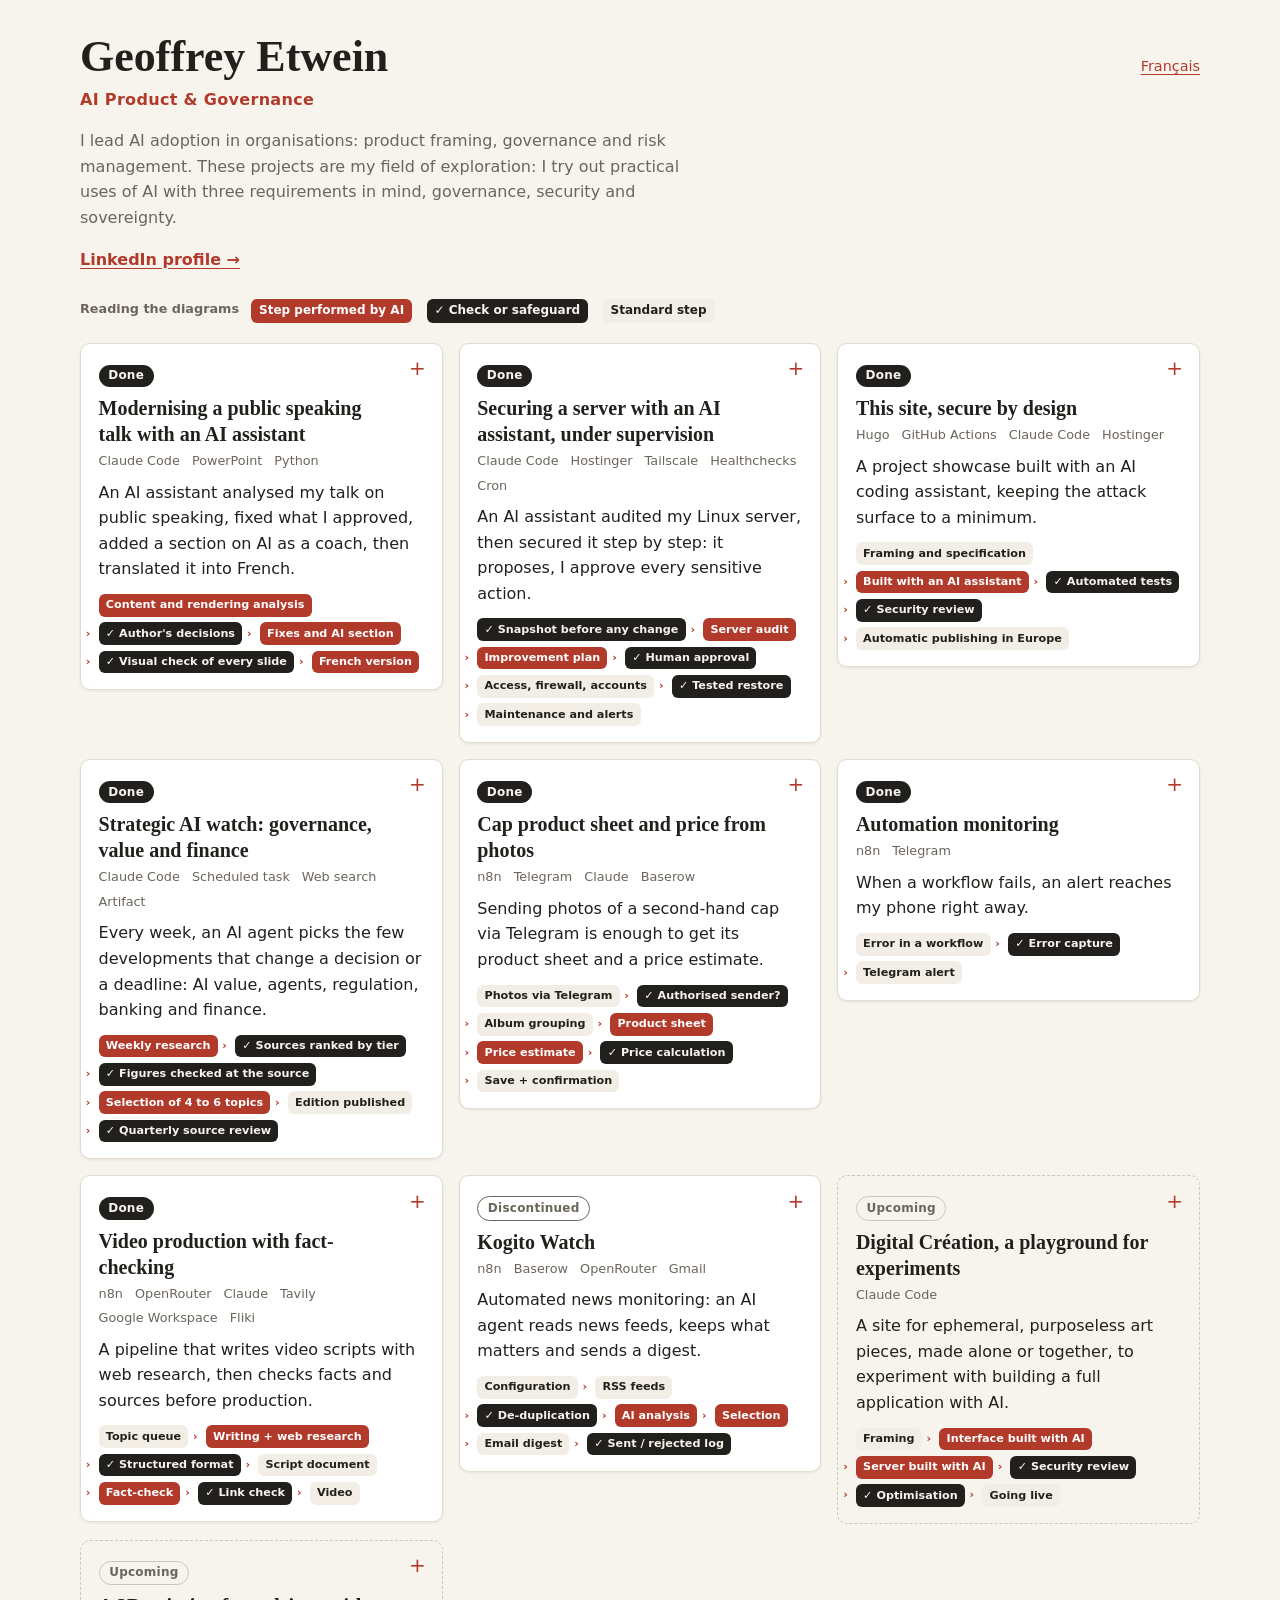
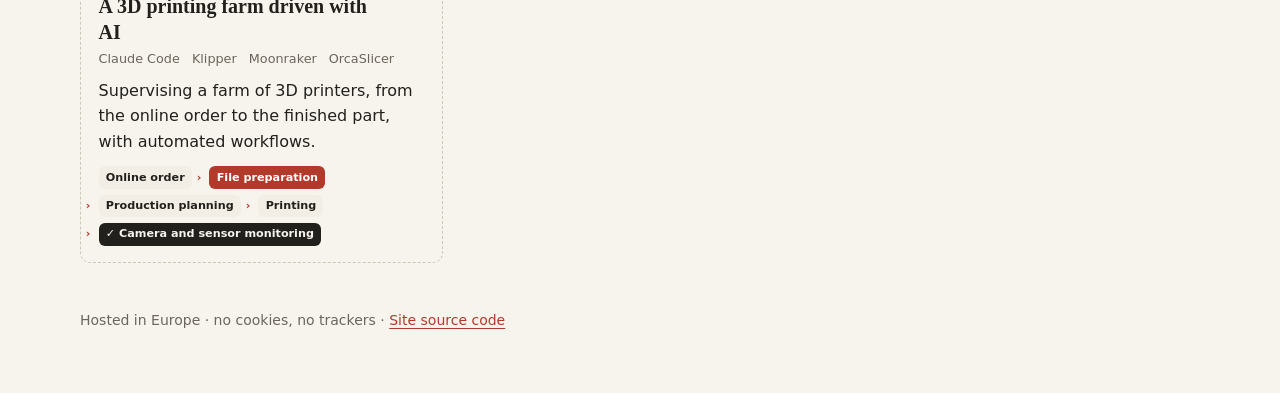
<file: en/index.html>
<!doctype html>
<html lang="en">
<head>
  <meta charset="utf-8">
  <meta name="viewport" content="width=device-width, initial-scale=1">
  <title>Geoffrey Etwein · AI Product &amp; Governance</title>
  <meta name="description" content="I lead AI adoption in organisations: product framing, governance and risk management. These projects are my field of exploration: I try out practical uses of AI with three requirements in mind, governance, security and sovereignty.">
  <meta name="referrer" content="strict-origin-when-cross-origin">
  <link rel="stylesheet" href="/css/site.css?v=9c3fc769b6">
  <link rel="alternate" hreflang="fr" href="/fr/">
  <link rel="alternate" hreflang="en" href="/en/">
	<meta name="generator" content="Hugo 0.168.0">
</head>
<body>
  <header class="entete">
  <div class="entete__haut">
    <h1>Geoffrey Etwein</h1>
    <nav class="langue">
      <a href="/fr/" hreflang="fr" lang="fr">Français</a>
    </nav>
  </div>
  <p class="entete__titre">AI Product &amp; Governance</p>
  <p class="entete__texte">I lead AI adoption in organisations: product framing, governance and risk management. These projects are my field of exploration: I try out practical uses of AI with three requirements in mind, governance, security and sovereignty.</p>
  <a class="entete__lien" href="https://www.linkedin.com/in/geoffrey-etwein/" rel="noopener noreferrer me">LinkedIn profile</a>
</header>
<main>
  <div class="legende">
  <p class="legende__titre">Reading the diagrams</p>
  <ul class="legende__liste">
    <li><span class="etape etape--ia">Step performed by AI</span></li>
    <li><span class="etape etape--controle">✓ Check or safeguard</span></li>
    <li><span class="etape etape--normal">Standard step</span></li>
  </ul>
</div>

  <section class="grille">
    <details class="tuile" data-statut="realise">
  <summary class="tuile__resume-bloc">
    <span class="badge badge--realise">Done</span>
    <h2 class="tuile__titre">Modernising a public speaking talk with an AI assistant</h2>
    <ul class="outils"><li>Claude Code</li><li>PowerPoint</li><li>Python</li></ul>
    <p class="tuile__resume">An AI assistant analysed my talk on public speaking, fixed what I approved, added a section on AI as a coach, then translated it into French.</p>
    <ol class="schema schema--compact" aria-hidden="true">
  <li class="etape etape--ia">Content and rendering analysis</li>
  <li class="etape etape--controle">✓ Author&#39;s decisions</li>
  <li class="etape etape--ia">Fixes and AI section</li>
  <li class="etape etape--controle">✓ Visual check of every slide</li>
  <li class="etape etape--ia">French version</li>
</ol>

  </summary>
  <div class="tuile__corps">
    <ol class="schema" aria-label="Project steps">
  <li class="etape etape--ia">Content and rendering analysis</li>
  <li class="etape etape--controle">✓ Author&#39;s decisions</li>
  <li class="etape etape--ia">Fixes and AI section</li>
  <li class="etape etape--controle">✓ Visual check of every slide</li>
  <li class="etape etape--ia">French version</li>
</ol>

    <section class="bloc bloc--probleme">
      <h3>Problem</h3>
      <p>I give a two-hour session on public speaking to Master&rsquo;s and PhD students in computer science. My deck dated from 2023: typos, text too small to read in the room, a scientific study quoted inaccurately, no conclusion or call to action, and nothing on what AI can bring.</p>
    </section>
    <section class="bloc bloc--solution">
      <h3>Solution</h3>
      <p>An AI coding assistant read the 26 slides, their notes and their rendering in PowerPoint, then delivered an analysis of content and form. I decided point by point: what was intentional stayed, such as two slides without a title or an example of bad style. It then applied the fixes I kept, removed the misused study and added an &ldquo;AI as your coach&rdquo; section: preparing your message, rehearsing, getting transcribed, measuring your pace and filler words, with links to tools and ready-to-use examples in the notes. The talk now ends with a summary and a call to action for the students. A full French version followed.</p>
    </section>
    <section class="bloc bloc--risques">
      <h3>Risks &amp; safeguards</h3>
      <ul>
<li><strong>Scientific error</strong> → the assistant flagged the inaccurately quoted study; it was removed from the talk, and every reference written from memory was marked &ldquo;to be checked&rdquo;.</li>
<li><strong>Losing the author&rsquo;s style</strong> → no fix applied without my decision; intentional choices were kept.</li>
<li><strong>Display defects</strong> → every slide was rendered in PowerPoint and checked visually, in English and in French.</li>
<li><strong>Overwritten original</strong> → each version was saved as a new file, leaving the original intact.</li>
<li><strong>Audience misusing AI</strong> → the AI section states its limits: never read a generated text, check the facts, prefer a local model for unpublished work.</li>
</ul>
    </section>
    <section class="bloc bloc--resultat">
      <h3>Outcome</h3>
      <p>A 31-slide talk, in English and French, easier to read, with no known errors, that shows students how to use AI to rehearse without handing it the microphone.</p>
    </section>
  </div>
</details>

    <details class="tuile" data-statut="realise">
  <summary class="tuile__resume-bloc">
    <span class="badge badge--realise">Done</span>
    <h2 class="tuile__titre">Securing a server with an AI assistant, under supervision</h2>
    <ul class="outils"><li>Claude Code</li><li>Hostinger</li><li>Tailscale</li><li>Healthchecks</li><li>Cron</li></ul>
    <p class="tuile__resume">An AI assistant audited my Linux server, then secured it step by step: it proposes, I approve every sensitive action.</p>
    <ol class="schema schema--compact" aria-hidden="true">
  <li class="etape etape--controle">✓ Snapshot before any change</li>
  <li class="etape etape--ia">Server audit</li>
  <li class="etape etape--ia">Improvement plan</li>
  <li class="etape etape--controle">✓ Human approval</li>
  <li class="etape etape--normal">Access, firewall, accounts</li>
  <li class="etape etape--controle">✓ Tested restore</li>
  <li class="etape etape--normal">Maintenance and alerts</li>
</ol>

  </summary>
  <div class="tuile__corps">
    <ol class="schema" aria-label="Project steps">
  <li class="etape etape--controle">✓ Snapshot before any change</li>
  <li class="etape etape--ia">Server audit</li>
  <li class="etape etape--ia">Improvement plan</li>
  <li class="etape etape--controle">✓ Human approval</li>
  <li class="etape etape--normal">Access, firewall, accounts</li>
  <li class="etape etape--controle">✓ Tested restore</li>
  <li class="etape etape--normal">Maintenance and alerts</li>
</ol>

    <section class="bloc bloc--probleme">
      <h3>Problem</h3>
      <p>My server hosts my automations (n8n, Baserow), but I have little experience with Linux administration and security best practices. The audit confirmed it: admin access open to the whole Internet, password logins accepted, an inactive firewall, two administrator accounts and 62 pending updates.</p>
    </section>
    <section class="bloc bloc--solution">
      <h3>Solution</h3>
      <p>An AI coding assistant took over the server under my supervision. It first ran a read-only audit, then proposed an improvement plan, applied step by step after my approval:</p>
<ul>
<li>admin access only through a private network, with a key and no password; repeated attempts are blocked automatically;</li>
<li>an active firewall: only web traffic and the private network get through;</li>
<li>a single administrator account, with the original account disabled;</li>
<li>off-site backups checked every week, and a restore actually tested;</li>
<li>updates installed automatically every 15 days, with an alert if a task fails or does not run.</li>
</ul>
    </section>
    <section class="bloc bloc--risques">
      <h3>Risks &amp; safeguards</h3>
      <ul>
<li><strong>Destructive AI action</strong> → the AI proposes and I approve every critical step; a full server snapshot is taken before any change.</li>
<li><strong>Losing access to the server</strong> → every new access path is tested before the old one is closed; emergency access remains possible through the host&rsquo;s console.</li>
<li><strong>Secret leakage</strong> → no password or key is ever given to the AI: I type them myself in the terminal.</li>
<li><strong>Service outage</strong> → scripts stop at the slightest doubt, without changing anything; n8n and Baserow are checked after every step.</li>
<li><strong>False sense of security</strong> → a backup only counts as reliable after a real restore; an alert fires if an automated task fails or goes silent.</li>
</ul>
    </section>
    <section class="bloc bloc--resultat">
      <h3>Outcome</h3>
      <p>In a single session, the server went from exposed to hardened, with no noticeable service interruption. It now keeps itself up to date, and I am warned if something goes wrong.</p>
    </section>
    <section class="bloc bloc--lecons">
      <h3>Lessons learned</h3>
      <p>AI can make up for missing technical skills, as long as I keep the decision. By approving each step, I also understood what was being done, and why.</p>
    </section>
  </div>
</details>

    <details class="tuile" data-statut="realise">
  <summary class="tuile__resume-bloc">
    <span class="badge badge--realise">Done</span>
    <h2 class="tuile__titre">This site, secure by design</h2>
    <ul class="outils"><li>Hugo</li><li>GitHub Actions</li><li>Claude Code</li><li>Hostinger</li></ul>
    <p class="tuile__resume">A project showcase built with an AI coding assistant, keeping the attack surface to a minimum.</p>
    <ol class="schema schema--compact" aria-hidden="true">
  <li class="etape etape--normal">Framing and specification</li>
  <li class="etape etape--ia">Built with an AI assistant</li>
  <li class="etape etape--controle">✓ Automated tests</li>
  <li class="etape etape--controle">✓ Security review</li>
  <li class="etape etape--normal">Automatic publishing in Europe</li>
</ol>

  </summary>
  <div class="tuile__corps">
    <ol class="schema" aria-label="Project steps">
  <li class="etape etape--normal">Framing and specification</li>
  <li class="etape etape--ia">Built with an AI assistant</li>
  <li class="etape etape--controle">✓ Automated tests</li>
  <li class="etape etape--controle">✓ Security review</li>
  <li class="etape etape--normal">Automatic publishing in Europe</li>
</ol>

    <section class="bloc bloc--probleme">
      <h3>Problem</h3>
      <p>Showing my projects to recruiters without the showcase itself becoming a risk, at a time when AI-related and software supply-chain breaches are multiplying.</p>
    </section>
    <section class="bloc bloc--solution">
      <h3>Solution</h3>
      <p>A bilingual static site generated by Hugo: each project is a plain text file, checked automatically before publishing. The site is designed and built with an AI coding assistant, framed by a specification, tests and a security review. Publishing is automatic: every change is tested, then put online with no manual step.</p>
    </section>
    <section class="bloc bloc--risques">
      <h3>Risks &amp; safeguards</h3>
      <ul>
<li><strong>Software supply chain</strong> → a single build tool with no npm dependencies; pinned versions verified by checksum.</li>
<li><strong>Code injection (XSS)</strong> → no JavaScript, and a security policy (CSP) that forbids any script.</li>
<li><strong>Data exposure</strong> → no forms, cookies or trackers; no internal data published, backed by an automated check.</li>
<li><strong>AI-written code</strong> → every step is tested before it is accepted, then the whole is reviewed.</li>
<li><strong>Publishing a broken version</strong> → publishing only happens when every test passes; otherwise the previous version stays online. The host reads the published site, with no write access to the code.</li>
</ul>
    </section>
    <section class="bloc bloc--resultat">
      <h3>Outcome</h3>
      <p>Site live, rated A+ by securityheaders.com and Mozilla Observatory. Adding a project means adding a text file: it is online one or two minutes later.</p>
    </section>
  </div>
</details>

    <details class="tuile" data-statut="realise">
  <summary class="tuile__resume-bloc">
    <span class="badge badge--realise">Done</span>
    <h2 class="tuile__titre">Strategic AI watch: governance, value and finance</h2>
    <ul class="outils"><li>Claude Code</li><li>Scheduled task</li><li>Web search</li><li>Artifact</li></ul>
    <p class="tuile__resume">Every week, an AI agent picks the few developments that change a decision or a deadline: AI value, agents, regulation, banking and finance.</p>
    <ol class="schema schema--compact" aria-hidden="true">
  <li class="etape etape--ia">Weekly research</li>
  <li class="etape etape--controle">✓ Sources ranked by tier</li>
  <li class="etape etape--controle">✓ Figures checked at the source</li>
  <li class="etape etape--ia">Selection of 4 to 6 topics</li>
  <li class="etape etape--normal">Edition published</li>
  <li class="etape etape--controle">✓ Quarterly source review</li>
</ol>

  </summary>
  <div class="tuile__corps">
    <ol class="schema" aria-label="Project steps">
  <li class="etape etape--ia">Weekly research</li>
  <li class="etape etape--controle">✓ Sources ranked by tier</li>
  <li class="etape etape--controle">✓ Figures checked at the source</li>
  <li class="etape etape--ia">Selection of 4 to 6 topics</li>
  <li class="etape etape--normal">Edition published</li>
  <li class="etape etape--controle">✓ Quarterly source review</li>
</ol>

    <section class="bloc bloc--probleme">
      <h3>Problem</h3>
      <p>Specialised newsletters cover product launches and technology, not what matters for steering AI in an organisation: real value, agents, regulation (AI Act, Switzerland, financial regulators). Reliable sources are scattered, and figures often circulate with no verifiable origin.</p>
    </section>
    <section class="bloc bloc--solution">
      <h3>Solution</h3>
      <p>Every Sunday, a scheduled task starts an AI agent that searches the week&rsquo;s news on four themes, including Swiss and French-language sources. It keeps 4 to 6 topics and writes, for each one, the fact and then &ldquo;what it changes&rdquo;. It then publishes a new edition on a web page, with a calendar of regulatory deadlines and a method page that documents every source.</p>
    </section>
    <section class="bloc bloc--risques">
      <h3>Risks &amp; safeguards</h3>
      <ul>
<li><strong>Unreliable sources</strong> → four source tiers: reference, relay, watch list and candidate. Vendor surveys about their own product, commercial reports and copied articles are excluded.</li>
<li><strong>Wrong or distorted figures</strong> → a key figure is only quoted after reading the original document, and it is used as is, never recalculated. Otherwise it is marked &ldquo;to be checked&rdquo;.</li>
<li><strong>Agent drift</strong> → the agent never promotes or excludes a source on its own: it proposes, and I approve every quarter.</li>
<li><strong>Ambiguous silence</strong> → a &ldquo;Nothing to report&rdquo; edition is published when no topic meets the bar: a missing edition always signals a problem.</li>
<li><strong>Copyright</strong> → articles are paraphrased, with no long quotes.</li>
</ul>
    </section>
    <section class="bloc bloc--resultat">
      <h3>Outcome</h3>
      <p>A new edition every week since October 2026, with an up-to-date calendar of deadlines. The method page makes every source choice traceable, and its limits are documented: some Swiss sources and some regulators&rsquo; sites remain hard to read automatically.</p>
    </section>
    <p class="tuile__lien"><a href="https://veille.forge74.com/en/" rel="noopener noreferrer">Read the watch →</a></p>
  </div>
</details>

    <details class="tuile" data-statut="realise">
  <summary class="tuile__resume-bloc">
    <span class="badge badge--realise">Done</span>
    <h2 class="tuile__titre">Cap product sheet and price from photos</h2>
    <ul class="outils"><li>n8n</li><li>Telegram</li><li>Claude</li><li>Baserow</li></ul>
    <p class="tuile__resume">Sending photos of a second-hand cap via Telegram is enough to get its product sheet and a price estimate.</p>
    <ol class="schema schema--compact" aria-hidden="true">
  <li class="etape etape--normal">Photos via Telegram</li>
  <li class="etape etape--controle">✓ Authorised sender?</li>
  <li class="etape etape--normal">Album grouping</li>
  <li class="etape etape--ia">Product sheet</li>
  <li class="etape etape--ia">Price estimate</li>
  <li class="etape etape--controle">✓ Price calculation</li>
  <li class="etape etape--normal">Save &#43; confirmation</li>
</ol>

  </summary>
  <div class="tuile__corps">
    <ol class="schema" aria-label="Project steps">
  <li class="etape etape--normal">Photos via Telegram</li>
  <li class="etape etape--controle">✓ Authorised sender?</li>
  <li class="etape etape--normal">Album grouping</li>
  <li class="etape etape--ia">Product sheet</li>
  <li class="etape etape--ia">Price estimate</li>
  <li class="etape etape--controle">✓ Price calculation</li>
  <li class="etape etape--normal">Save &#43; confirmation</li>
</ol>

    <section class="bloc bloc--probleme">
      <h3>Problem</h3>
      <p>For a second-hand seller, writing every product sheet and setting a price is slow and repetitive.</p>
    </section>
    <section class="bloc bloc--solution">
      <h3>Solution</h3>
      <p>The seller sends photos of an item via Telegram. The workflow waits until the whole album has arrived, then an AI model writes the product sheet and suggests an estimate. Final prices are computed by fixed rules, the sheet is saved to a database with an internal code, and a confirmation is sent back to the seller.</p>
    </section>
    <section class="bloc bloc--risques">
      <h3>Risks &amp; safeguards</h3>
      <ul>
<li><strong>Unauthorised access</strong> → only authorised senders can trigger the workflow.</li>
<li><strong>Unrealistic AI price</strong> → the AI estimates, but the final price is computed by deterministic rules.</li>
<li><strong>Unnoticed error</strong> → the seller receives a confirmation and stays in control of the listing.</li>
<li><strong>Leftover data</strong> → temporary album data is deleted after processing.</li>
</ul>
    </section>
    <section class="bloc bloc--resultat">
      <h3>Outcome</h3>
      <p>Creating a product sheet goes from a manual task to simply sending photos, with a human validating.</p>
    </section>
    <section class="bloc bloc--lecons">
      <h3>Lessons learned</h3>
      <p>AI is excellent at describing, less reliable at pricing: combining it with explicit rules gets the best of both.</p>
    </section>
  </div>
</details>

    <details class="tuile" data-statut="realise">
  <summary class="tuile__resume-bloc">
    <span class="badge badge--realise">Done</span>
    <h2 class="tuile__titre">Automation monitoring</h2>
    <ul class="outils"><li>n8n</li><li>Telegram</li></ul>
    <p class="tuile__resume">When a workflow fails, an alert reaches my phone right away.</p>
    <ol class="schema schema--compact" aria-hidden="true">
  <li class="etape etape--normal">Error in a workflow</li>
  <li class="etape etape--controle">✓ Error capture</li>
  <li class="etape etape--normal">Telegram alert</li>
</ol>

  </summary>
  <div class="tuile__corps">
    <ol class="schema" aria-label="Project steps">
  <li class="etape etape--normal">Error in a workflow</li>
  <li class="etape etape--controle">✓ Error capture</li>
  <li class="etape etape--normal">Telegram alert</li>
</ol>

    <section class="bloc bloc--probleme">
      <h3>Problem</h3>
      <p>An automation that fails silently is worse than no automation: you believe the work is done.</p>
    </section>
    <section class="bloc bloc--solution">
      <h3>Solution</h3>
      <p>A dedicated error workflow is triggered by n8n as soon as a workflow linked to it fails. It immediately sends a Telegram alert with the workflow name and the error.</p>
    </section>
    <section class="bloc bloc--risques">
      <h3>Risks &amp; safeguards</h3>
      <ul>
<li><strong>Silent failure</strong> → every error in a monitored workflow produces an immediate alert.</li>
<li><strong>Blind spot</strong> → this alert does not cover an outage of n8n itself: external monitoring is still to be added.</li>
<li><strong>Slow diagnosis</strong> → the alert says which workflow failed and why.</li>
</ul>
    </section>
    <section class="bloc bloc--resultat">
      <h3>Outcome</h3>
      <p>Incidents are reported as they happen instead of being discovered by chance.</p>
    </section>
    <section class="bloc bloc--lecons">
      <h3>Lessons learned</h3>
      <p>Monitoring is not an end-of-project add-on: it is the first thing to set up before automating anything important.</p>
    </section>
  </div>
</details>

    <details class="tuile" data-statut="realise">
  <summary class="tuile__resume-bloc">
    <span class="badge badge--realise">Done</span>
    <h2 class="tuile__titre">Video production with fact-checking</h2>
    <ul class="outils"><li>n8n</li><li>OpenRouter</li><li>Claude</li><li>Tavily</li><li>Google Workspace</li><li>Fliki</li></ul>
    <p class="tuile__resume">A pipeline that writes video scripts with web research, then checks facts and sources before production.</p>
    <ol class="schema schema--compact" aria-hidden="true">
  <li class="etape etape--normal">Topic queue</li>
  <li class="etape etape--ia">Writing &#43; web research</li>
  <li class="etape etape--controle">✓ Structured format</li>
  <li class="etape etape--normal">Script document</li>
  <li class="etape etape--ia">Fact-check</li>
  <li class="etape etape--controle">✓ Link check</li>
  <li class="etape etape--normal">Video</li>
</ol>

  </summary>
  <div class="tuile__corps">
    <ol class="schema" aria-label="Project steps">
  <li class="etape etape--normal">Topic queue</li>
  <li class="etape etape--ia">Writing &#43; web research</li>
  <li class="etape etape--controle">✓ Structured format</li>
  <li class="etape etape--normal">Script document</li>
  <li class="etape etape--ia">Fact-check</li>
  <li class="etape etape--controle">✓ Link check</li>
  <li class="etape etape--normal">Video</li>
</ol>

    <section class="bloc bloc--probleme">
      <h3>Problem</h3>
      <p>Producing videos regularly for several channels takes a lot of writing, and AI-generated text can contain factual errors.</p>
    </section>
    <section class="bloc bloc--solution">
      <h3>Solution</h3>
      <p>Topics go into a queue (spreadsheet). An AI agent writes the full script using web research, in an enforced format, and saves it to a document. A second workflow reviews each script: an agent checks the claims and lists its sources, and every link is tested before the script is marked as verified.</p>
    </section>
    <section class="bloc bloc--risques">
      <h3>Risks &amp; safeguards</h3>
      <ul>
<li><strong>Hallucinations</strong> → fact-checking is separate from writing, with sources cited for every fact.</li>
<li><strong>Invented or dead sources</strong> → every cited link is tested automatically and its status recorded.</li>
<li><strong>Unusable output</strong> → the AI&rsquo;s answer must follow a structured format; on failure, an alert is sent.</li>
<li><strong>Lost tracking</strong> → every topic carries a status (to do, in progress, done, verified).</li>
</ul>
    </section>
    <section class="bloc bloc--resultat">
      <h3>Outcome</h3>
      <p>A production pipeline where each script is written, tracked and verified before it becomes a video.</p>
    </section>
    <section class="bloc bloc--lecons">
      <h3>Lessons learned</h3>
      <p>The first version had 26 nodes and was fragile; the simplified 17-node version is easier to maintain. Splitting &ldquo;write&rdquo; and &ldquo;verify&rdquo; into two separate agents is a principle I would reuse everywhere.</p>
    </section>
  </div>
</details>

    <details class="tuile" data-statut="arrete">
  <summary class="tuile__resume-bloc">
    <span class="badge badge--arrete">Discontinued</span>
    <h2 class="tuile__titre">Kogito Watch</h2>
    <ul class="outils"><li>n8n</li><li>Baserow</li><li>OpenRouter</li><li>Gmail</li></ul>
    <p class="tuile__resume">Automated news monitoring: an AI agent reads news feeds, keeps what matters and sends a digest.</p>
    <ol class="schema schema--compact" aria-hidden="true">
  <li class="etape etape--normal">Configuration</li>
  <li class="etape etape--normal">RSS feeds</li>
  <li class="etape etape--controle">✓ De-duplication</li>
  <li class="etape etape--ia">AI analysis</li>
  <li class="etape etape--ia">Selection</li>
  <li class="etape etape--normal">Email digest</li>
  <li class="etape etape--controle">✓ Sent / rejected log</li>
</ol>

  </summary>
  <div class="tuile__corps">
    <ol class="schema" aria-label="Project steps">
  <li class="etape etape--normal">Configuration</li>
  <li class="etape etape--normal">RSS feeds</li>
  <li class="etape etape--controle">✓ De-duplication</li>
  <li class="etape etape--ia">AI analysis</li>
  <li class="etape etape--ia">Selection</li>
  <li class="etape etape--normal">Email digest</li>
  <li class="etape etape--controle">✓ Sent / rejected log</li>
</ol>

    <section class="bloc bloc--probleme">
      <h3>Problem</h3>
      <p>Following news from many sources takes time, and most articles are not relevant.</p>
    </section>
    <section class="bloc bloc--solution">
      <h3>Solution</h3>
      <p>A scheduled workflow reads the sources listed in a Baserow database, drops articles already processed, then asks a language model to analyse each article and decide whether it is worth reading. Selected articles are grouped into a digest emailed to the configured recipients.</p>
    </section>
    <section class="bloc bloc--risques">
      <h3>Risks &amp; safeguards</h3>
      <ul>
<li><strong>AI misjudging relevance</strong> → every rejected article is logged with the decision, so the AI&rsquo;s choices can be reviewed afterwards.</li>
<li><strong>Duplicates</strong> → articles already sent are stored and filtered out before analysis.</li>
<li><strong>Ambiguous silence</strong> → an empty digest is sent when nothing is selected, so you know the run happened.</li>
<li><strong>Risky changes</strong> → sources, recipients and sending day are set in the database, without editing the workflow.</li>
</ul>
    </section>
    <section class="bloc bloc--resultat">
      <h3>Outcome</h3>
      <p>Daily monitoring that runs on its own, with a record of every AI decision. The workflow was later shut down because I stopped this monitoring: it remains a complete, documented example of a monitoring agent.</p>
    </section>
    <section class="bloc bloc--lecons">
      <h3>Lessons learned</h3>
      <p>It took seven versions: an AI agent is tuned through short iterations on real data. Logging rejections is what makes the tool trustworthy.</p>
    </section>
  </div>
</details>

    <details class="tuile" data-statut="a-venir">
  <summary class="tuile__resume-bloc">
    <span class="badge badge--a-venir">Upcoming</span>
    <h2 class="tuile__titre">Digital Création, a playground for experiments</h2>
    <ul class="outils"><li>Claude Code</li></ul>
    <p class="tuile__resume">A site for ephemeral, purposeless art pieces, made alone or together, to experiment with building a full application with AI.</p>
    <ol class="schema schema--compact" aria-hidden="true">
  <li class="etape etape--normal">Framing</li>
  <li class="etape etape--ia">Interface built with AI</li>
  <li class="etape etape--ia">Server built with AI</li>
  <li class="etape etape--controle">✓ Security review</li>
  <li class="etape etape--controle">✓ Optimisation</li>
  <li class="etape etape--normal">Going live</li>
</ol>

  </summary>
  <div class="tuile__corps">
    <ol class="schema" aria-label="Project steps">
  <li class="etape etape--normal">Framing</li>
  <li class="etape etape--ia">Interface built with AI</li>
  <li class="etape etape--ia">Server built with AI</li>
  <li class="etape etape--controle">✓ Security review</li>
  <li class="etape etape--controle">✓ Optimisation</li>
  <li class="etape etape--normal">Going live</li>
</ol>

    <section class="bloc bloc--probleme">
      <h3>Problem</h3>
      <p>Having an AI build a full application, with an interface and a server, while keeping it secure and fast. This is far more demanding than a static site like this one: accounts, data, interactions between users.</p>
    </section>
    <section class="bloc bloc--solution">
      <h3>Solution</h3>
      <p>A site where anyone can make ephemeral art pieces, with no purpose other than the joy of creating, alone or together. The project is a playground for experiments: the application is built with Claude Code, and the other tools are still to be chosen.</p>
    </section>
  </div>
</details>

    <details class="tuile" data-statut="a-venir">
  <summary class="tuile__resume-bloc">
    <span class="badge badge--a-venir">Upcoming</span>
    <h2 class="tuile__titre">A 3D printing farm driven with AI</h2>
    <ul class="outils"><li>Claude Code</li><li>Klipper</li><li>Moonraker</li><li>OrcaSlicer</li></ul>
    <p class="tuile__resume">Supervising a farm of 3D printers, from the online order to the finished part, with automated workflows.</p>
    <ol class="schema schema--compact" aria-hidden="true">
  <li class="etape etape--normal">Online order</li>
  <li class="etape etape--ia">File preparation</li>
  <li class="etape etape--normal">Production planning</li>
  <li class="etape etape--normal">Printing</li>
  <li class="etape etape--controle">✓ Camera and sensor monitoring</li>
</ol>

  </summary>
  <div class="tuile__corps">
    <ol class="schema" aria-label="Project steps">
  <li class="etape etape--normal">Online order</li>
  <li class="etape etape--ia">File preparation</li>
  <li class="etape etape--normal">Production planning</li>
  <li class="etape etape--normal">Printing</li>
  <li class="etape etape--controle">✓ Camera and sensor monitoring</li>
</ol>

    <section class="bloc bloc--probleme">
      <h3>Problem</h3>
      <p>Running several 3D printers takes constant monitoring and a lot of manual work: picking up each request, preparing the files, starting the prints and checking that they go well.</p>
    </section>
    <section class="bloc bloc--solution">
      <h3>Solution</h3>
      <p>Connect online requests to production: files are prepared automatically, production is scheduled across the printers, then monitored by camera and other sensors. The system relies on open-source tools (Klipper, Moonraker, OrcaSlicer) and is built with Claude Code.</p>
    </section>
    <section class="bloc bloc--risques">
      <h3>Risks &amp; safeguards</h3>
      <p>To be defined.</p>
    </section>
  </div>
</details>

  </section>
</main>
<footer class="pied">
  <p>Hosted in Europe · no cookies, no trackers · <a href="https://github.com/Djoff/portfolio-ia" rel="noopener noreferrer">Site source code</a></p>
</footer>

</body>
</html>
</file>
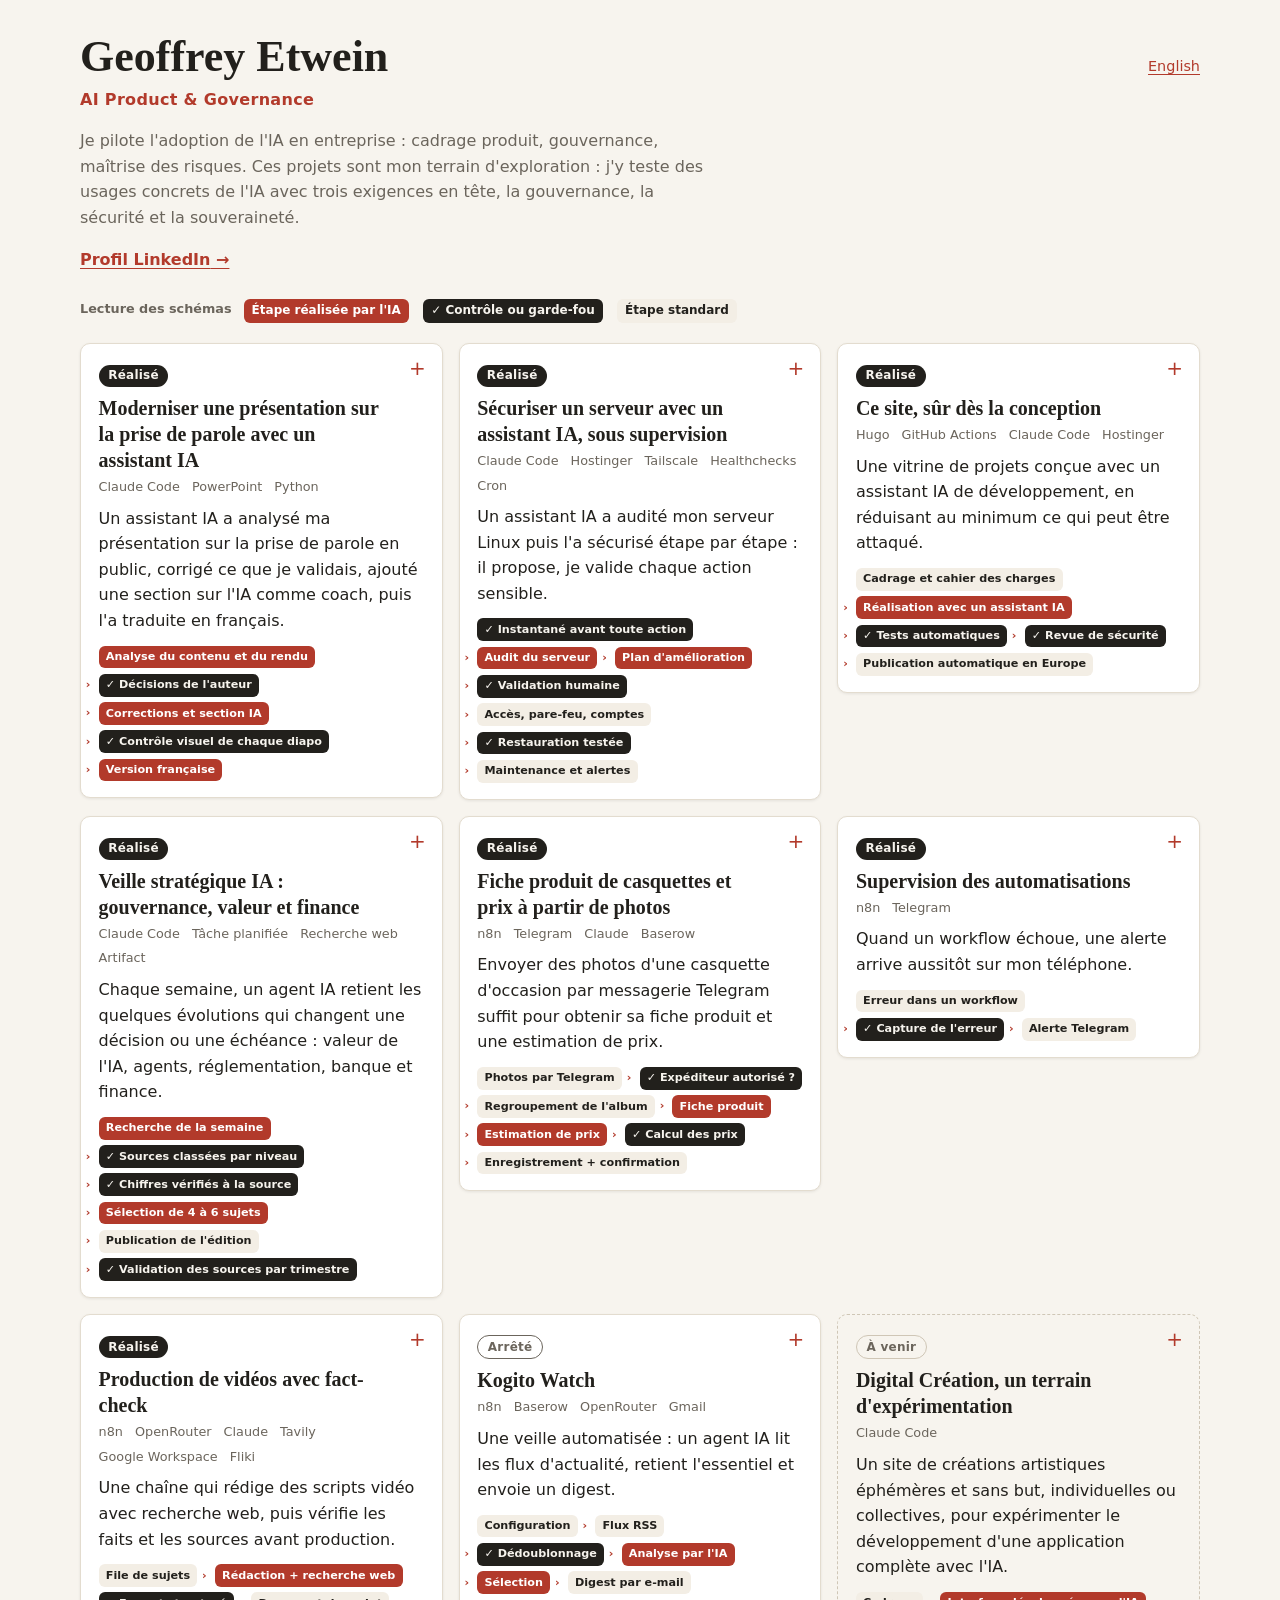
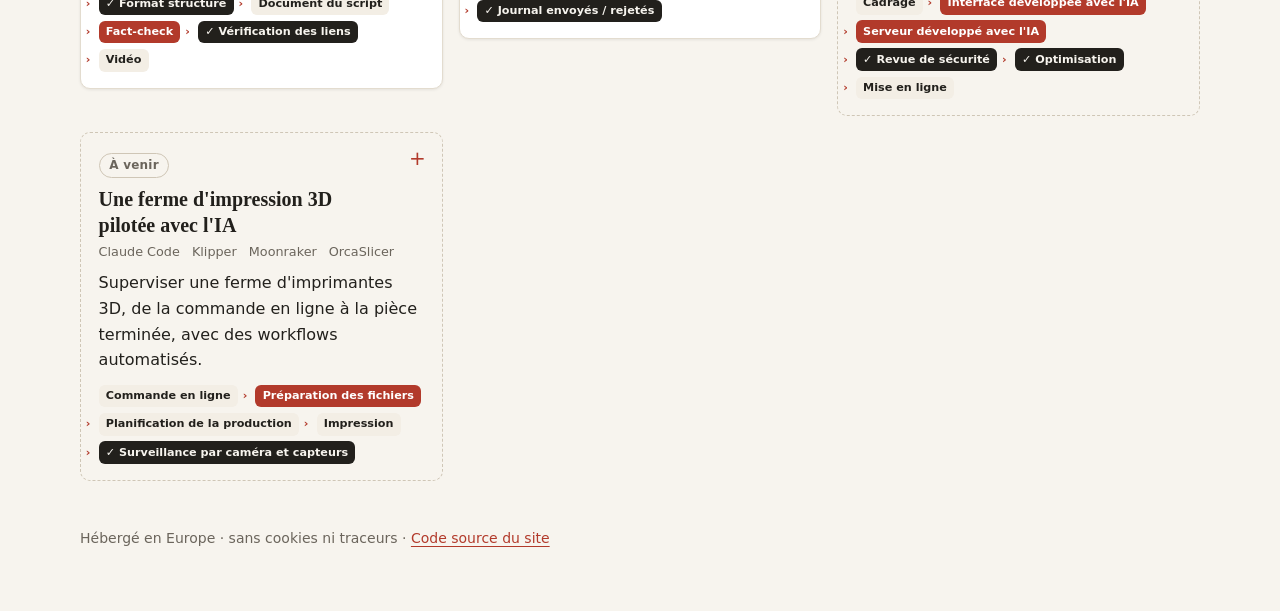
<file: fr/index.html>
<!doctype html>
<html lang="fr">
<head>
  <meta charset="utf-8">
  <meta name="viewport" content="width=device-width, initial-scale=1">
  <title>Geoffrey Etwein · AI Product &amp; Governance</title>
  <meta name="description" content="Je pilote l&#39;adoption de l&#39;IA en entreprise : cadrage produit, gouvernance, maîtrise des risques. Ces projets sont mon terrain d&#39;exploration : j&#39;y teste des usages concrets de l&#39;IA avec trois exigences en tête, la gouvernance, la sécurité et la souveraineté.">
  <meta name="referrer" content="strict-origin-when-cross-origin">
  <link rel="stylesheet" href="/css/site.css?v=9c3fc769b6">
  <link rel="alternate" hreflang="fr" href="/fr/">
  <link rel="alternate" hreflang="en" href="/en/">
	<meta name="generator" content="Hugo 0.168.0">
</head>
<body>
  <header class="entete">
  <div class="entete__haut">
    <h1>Geoffrey Etwein</h1>
    <nav class="langue">
      <a href="/en/" hreflang="en" lang="en">English</a>
    </nav>
  </div>
  <p class="entete__titre">AI Product &amp; Governance</p>
  <p class="entete__texte">Je pilote l&#39;adoption de l&#39;IA en entreprise : cadrage produit, gouvernance, maîtrise des risques. Ces projets sont mon terrain d&#39;exploration : j&#39;y teste des usages concrets de l&#39;IA avec trois exigences en tête, la gouvernance, la sécurité et la souveraineté.</p>
  <a class="entete__lien" href="https://www.linkedin.com/in/geoffrey-etwein/" rel="noopener noreferrer me">Profil LinkedIn</a>
</header>
<main>
  <div class="legende">
  <p class="legende__titre">Lecture des schémas</p>
  <ul class="legende__liste">
    <li><span class="etape etape--ia">Étape réalisée par l&#39;IA</span></li>
    <li><span class="etape etape--controle">✓ Contrôle ou garde-fou</span></li>
    <li><span class="etape etape--normal">Étape standard</span></li>
  </ul>
</div>

  <section class="grille">
    <details class="tuile" data-statut="realise">
  <summary class="tuile__resume-bloc">
    <span class="badge badge--realise">Réalisé</span>
    <h2 class="tuile__titre">Moderniser une présentation sur la prise de parole avec un assistant IA</h2>
    <ul class="outils"><li>Claude Code</li><li>PowerPoint</li><li>Python</li></ul>
    <p class="tuile__resume">Un assistant IA a analysé ma présentation sur la prise de parole en public, corrigé ce que je validais, ajouté une section sur l&#39;IA comme coach, puis l&#39;a traduite en français.</p>
    <ol class="schema schema--compact" aria-hidden="true">
  <li class="etape etape--ia">Analyse du contenu et du rendu</li>
  <li class="etape etape--controle">✓ Décisions de l&#39;auteur</li>
  <li class="etape etape--ia">Corrections et section IA</li>
  <li class="etape etape--controle">✓ Contrôle visuel de chaque diapo</li>
  <li class="etape etape--ia">Version française</li>
</ol>

  </summary>
  <div class="tuile__corps">
    <ol class="schema" aria-label="Étapes du projet">
  <li class="etape etape--ia">Analyse du contenu et du rendu</li>
  <li class="etape etape--controle">✓ Décisions de l&#39;auteur</li>
  <li class="etape etape--ia">Corrections et section IA</li>
  <li class="etape etape--controle">✓ Contrôle visuel de chaque diapo</li>
  <li class="etape etape--ia">Version française</li>
</ol>

    <section class="bloc bloc--probleme">
      <h3>Problème</h3>
      <p>Je donne une intervention de deux heures sur la prise de parole en public à des étudiants de Master et de doctorat en informatique. Ma présentation datait de 2023 : coquilles, textes illisibles en salle, une étude scientifique citée de façon inexacte, aucune conclusion ni appel à l&rsquo;action, et rien sur l&rsquo;apport de l&rsquo;IA.</p>
    </section>
    <section class="bloc bloc--solution">
      <h3>Solution</h3>
      <p>Un assistant IA de développement a lu les 26 diapositives, leurs notes et leur rendu dans PowerPoint, puis il a livré une analyse du fond et de la forme. J&rsquo;ai tranché point par point : ce qui était volontaire est resté, comme deux diapositives sans titre ou un exemple de mauvais style. Il a ensuite appliqué les corrections retenues, retiré l&rsquo;étude mal employée et ajouté une section « L&rsquo;IA comme coach » : préparer son message, répéter, se faire transcrire, mesurer son débit et ses mots parasites, avec des liens vers des outils et des exemples prêts à l&rsquo;emploi dans les notes. La présentation se termine désormais par un résumé et un appel à l&rsquo;action pour les étudiants. Une version française complète a suivi.</p>
    </section>
    <section class="bloc bloc--risques">
      <h3>Risques &amp; garde-fous</h3>
      <ul>
<li><strong>Erreur scientifique</strong> → l&rsquo;assistant a signalé l&rsquo;étude citée de façon inexacte ; elle a été retirée de la présentation, et chaque référence écrite de mémoire était signalée « à vérifier ».</li>
<li><strong>Perte du style de l&rsquo;auteur</strong> → aucune correction appliquée sans ma décision ; les choix volontaires ont été conservés.</li>
<li><strong>Défauts d&rsquo;affichage</strong> → chaque diapositive a été rendue dans PowerPoint et contrôlée visuellement, en anglais comme en français.</li>
<li><strong>Original écrasé</strong> → chaque version a été enregistrée dans un nouveau fichier, l&rsquo;original restant intact.</li>
<li><strong>Mauvais usage de l&rsquo;IA par le public</strong> → la section IA rappelle ses limites : ne jamais lire un texte généré, vérifier les faits, préférer un modèle local pour des travaux non publiés.</li>
</ul>
    </section>
    <section class="bloc bloc--resultat">
      <h3>Résultat</h3>
      <p>Une présentation de 31 diapositives, en anglais et en français, plus lisible, sans erreur connue, et qui montre aux étudiants comment se servir de l&rsquo;IA pour répéter sans lui laisser la parole.</p>
    </section>
  </div>
</details>

    <details class="tuile" data-statut="realise">
  <summary class="tuile__resume-bloc">
    <span class="badge badge--realise">Réalisé</span>
    <h2 class="tuile__titre">Sécuriser un serveur avec un assistant IA, sous supervision</h2>
    <ul class="outils"><li>Claude Code</li><li>Hostinger</li><li>Tailscale</li><li>Healthchecks</li><li>Cron</li></ul>
    <p class="tuile__resume">Un assistant IA a audité mon serveur Linux puis l&#39;a sécurisé étape par étape : il propose, je valide chaque action sensible.</p>
    <ol class="schema schema--compact" aria-hidden="true">
  <li class="etape etape--controle">✓ Instantané avant toute action</li>
  <li class="etape etape--ia">Audit du serveur</li>
  <li class="etape etape--ia">Plan d&#39;amélioration</li>
  <li class="etape etape--controle">✓ Validation humaine</li>
  <li class="etape etape--normal">Accès, pare-feu, comptes</li>
  <li class="etape etape--controle">✓ Restauration testée</li>
  <li class="etape etape--normal">Maintenance et alertes</li>
</ol>

  </summary>
  <div class="tuile__corps">
    <ol class="schema" aria-label="Étapes du projet">
  <li class="etape etape--controle">✓ Instantané avant toute action</li>
  <li class="etape etape--ia">Audit du serveur</li>
  <li class="etape etape--ia">Plan d&#39;amélioration</li>
  <li class="etape etape--controle">✓ Validation humaine</li>
  <li class="etape etape--normal">Accès, pare-feu, comptes</li>
  <li class="etape etape--controle">✓ Restauration testée</li>
  <li class="etape etape--normal">Maintenance et alertes</li>
</ol>

    <section class="bloc bloc--probleme">
      <h3>Problème</h3>
      <p>Mon serveur héberge mes automatisations (n8n, Baserow), mais je maîtrise peu l&rsquo;administration Linux et les bonnes pratiques de sécurité. L&rsquo;audit l&rsquo;a confirmé : accès d&rsquo;administration ouvert à tout Internet, connexion par mot de passe acceptée, pare-feu inactif, deux comptes administrateurs et 62 mises à jour en attente.</p>
    </section>
    <section class="bloc bloc--solution">
      <h3>Solution</h3>
      <p>Un assistant IA de développement a pris la main sur le serveur, sous ma supervision. Il a d&rsquo;abord réalisé un audit en lecture seule, puis proposé un plan d&rsquo;amélioration, appliqué étape par étape après ma validation :</p>
<ul>
<li>accès d&rsquo;administration uniquement par un réseau privé, avec une clé et sans mot de passe ; les tentatives répétées sont bloquées automatiquement ;</li>
<li>pare-feu actif : seuls le trafic web et le réseau privé passent ;</li>
<li>un seul compte administrateur, le compte d&rsquo;origine étant désactivé ;</li>
<li>sauvegardes hors site vérifiées chaque semaine, et restauration réellement testée ;</li>
<li>mises à jour installées automatiquement tous les 15 jours, avec une alerte si une tâche échoue ou ne se lance pas.</li>
</ul>
    </section>
    <section class="bloc bloc--risques">
      <h3>Risques &amp; garde-fous</h3>
      <ul>
<li><strong>Action destructrice de l&rsquo;IA</strong> → l&rsquo;IA propose et j&rsquo;approuve chaque étape cruciale ; un instantané complet du serveur est pris avant toute modification.</li>
<li><strong>Perte d&rsquo;accès au serveur</strong> → chaque nouvel accès est testé avant de fermer l&rsquo;ancien ; un accès de secours reste possible par la console de l&rsquo;hébergeur.</li>
<li><strong>Fuite de secrets</strong> → aucun mot de passe ni aucune clé n&rsquo;est transmis à l&rsquo;IA : je les saisis moi-même dans le terminal.</li>
<li><strong>Service interrompu</strong> → les scripts s&rsquo;arrêtent au moindre doute, sans rien modifier ; n8n et Baserow sont contrôlés après chaque étape.</li>
<li><strong>Faux sentiment de sécurité</strong> → une sauvegarde n&rsquo;est jugée fiable qu&rsquo;après une vraie restauration ; une alerte se déclenche si une tâche automatique échoue ou se tait.</li>
</ul>
    </section>
    <section class="bloc bloc--resultat">
      <h3>Résultat</h3>
      <p>En une séance, le serveur est passé d&rsquo;exposé à durci, sans interruption notable de service. Il se maintient désormais à jour tout seul, et je suis prévenu si quelque chose cloche.</p>
    </section>
    <section class="bloc bloc--lecons">
      <h3>Ce que j&#39;en retiens</h3>
      <p>Une IA peut compenser un manque de compétences techniques, à condition de garder la décision. En validant chaque étape, j&rsquo;ai aussi compris ce qui était fait, et pourquoi.</p>
    </section>
  </div>
</details>

    <details class="tuile" data-statut="realise">
  <summary class="tuile__resume-bloc">
    <span class="badge badge--realise">Réalisé</span>
    <h2 class="tuile__titre">Ce site, sûr dès la conception</h2>
    <ul class="outils"><li>Hugo</li><li>GitHub Actions</li><li>Claude Code</li><li>Hostinger</li></ul>
    <p class="tuile__resume">Une vitrine de projets conçue avec un assistant IA de développement, en réduisant au minimum ce qui peut être attaqué.</p>
    <ol class="schema schema--compact" aria-hidden="true">
  <li class="etape etape--normal">Cadrage et cahier des charges</li>
  <li class="etape etape--ia">Réalisation avec un assistant IA</li>
  <li class="etape etape--controle">✓ Tests automatiques</li>
  <li class="etape etape--controle">✓ Revue de sécurité</li>
  <li class="etape etape--normal">Publication automatique en Europe</li>
</ol>

  </summary>
  <div class="tuile__corps">
    <ol class="schema" aria-label="Étapes du projet">
  <li class="etape etape--normal">Cadrage et cahier des charges</li>
  <li class="etape etape--ia">Réalisation avec un assistant IA</li>
  <li class="etape etape--controle">✓ Tests automatiques</li>
  <li class="etape etape--controle">✓ Revue de sécurité</li>
  <li class="etape etape--normal">Publication automatique en Europe</li>
</ol>

    <section class="bloc bloc--probleme">
      <h3>Problème</h3>
      <p>Présenter mes projets à des recruteurs sans que la vitrine elle-même devienne un risque, au moment où les failles liées à l&rsquo;IA et à la chaîne logicielle se multiplient.</p>
    </section>
    <section class="bloc bloc--solution">
      <h3>Solution</h3>
      <p>Un site statique bilingue généré par Hugo : chaque projet est un simple fichier texte, vérifié automatiquement avant publication. Le site est conçu et réalisé avec un assistant IA de développement, encadré par un cahier des charges, des tests et une revue de sécurité. La publication est automatique : chaque modification est testée, puis mise en ligne sans intervention manuelle.</p>
    </section>
    <section class="bloc bloc--risques">
      <h3>Risques &amp; garde-fous</h3>
      <ul>
<li><strong>Chaîne d&rsquo;approvisionnement logicielle</strong> → un seul outil de génération, sans dépendances npm ; versions figées et vérifiées par empreinte.</li>
<li><strong>Injection de code (XSS)</strong> → aucun JavaScript et une politique de sécurité (CSP) qui interdit tout script.</li>
<li><strong>Exposition de données</strong> → aucun formulaire, cookie ni traceur ; aucune donnée interne publiée, avec un contrôle automatique.</li>
<li><strong>Code produit par l&rsquo;IA</strong> → chaque étape est testée avant d&rsquo;être acceptée, puis l&rsquo;ensemble est relu.</li>
<li><strong>Mise en ligne d&rsquo;une version défaillante</strong> → la publication n&rsquo;a lieu que si tous les tests sont verts ; sinon, l&rsquo;ancienne version reste en ligne. L&rsquo;hébergeur lit le site publié, sans aucun accès en écriture au code.</li>
</ul>
    </section>
    <section class="bloc bloc--resultat">
      <h3>Résultat</h3>
      <p>Site en ligne, noté A+ par securityheaders.com et Mozilla Observatory. Ajouter un projet revient à déposer un fichier texte : il est en ligne une à deux minutes plus tard.</p>
    </section>
  </div>
</details>

    <details class="tuile" data-statut="realise">
  <summary class="tuile__resume-bloc">
    <span class="badge badge--realise">Réalisé</span>
    <h2 class="tuile__titre">Veille stratégique IA : gouvernance, valeur et finance</h2>
    <ul class="outils"><li>Claude Code</li><li>Tâche planifiée</li><li>Recherche web</li><li>Artifact</li></ul>
    <p class="tuile__resume">Chaque semaine, un agent IA retient les quelques évolutions qui changent une décision ou une échéance : valeur de l&#39;IA, agents, réglementation, banque et finance.</p>
    <ol class="schema schema--compact" aria-hidden="true">
  <li class="etape etape--ia">Recherche de la semaine</li>
  <li class="etape etape--controle">✓ Sources classées par niveau</li>
  <li class="etape etape--controle">✓ Chiffres vérifiés à la source</li>
  <li class="etape etape--ia">Sélection de 4 à 6 sujets</li>
  <li class="etape etape--normal">Publication de l&#39;édition</li>
  <li class="etape etape--controle">✓ Validation des sources par trimestre</li>
</ol>

  </summary>
  <div class="tuile__corps">
    <ol class="schema" aria-label="Étapes du projet">
  <li class="etape etape--ia">Recherche de la semaine</li>
  <li class="etape etape--controle">✓ Sources classées par niveau</li>
  <li class="etape etape--controle">✓ Chiffres vérifiés à la source</li>
  <li class="etape etape--ia">Sélection de 4 à 6 sujets</li>
  <li class="etape etape--normal">Publication de l&#39;édition</li>
  <li class="etape etape--controle">✓ Validation des sources par trimestre</li>
</ol>

    <section class="bloc bloc--probleme">
      <h3>Problème</h3>
      <p>Les newsletters spécialisées couvrent les annonces de produits et la technique, pas ce qui compte pour piloter l&rsquo;IA en entreprise : la valeur réelle, les agents, la réglementation (AI Act, Suisse, régulateurs financiers). Les sources fiables sont dispersées, et les chiffres circulent souvent sans origine vérifiable.</p>
    </section>
    <section class="bloc bloc--solution">
      <h3>Solution</h3>
      <p>Chaque dimanche, une tâche planifiée lance un agent IA qui recherche les nouveautés de la semaine sur quatre axes, y compris dans des sources suisses et francophones. Il retient 4 à 6 sujets et rédige pour chacun le fait, puis « ce que ça change ». Il publie ensuite une nouvelle édition sur une page web, avec un agenda des échéances réglementaires et une page de méthode qui documente chaque source.</p>
    </section>
    <section class="bloc bloc--risques">
      <h3>Risques &amp; garde-fous</h3>
      <ul>
<li><strong>Sources peu fiables</strong> → quatre niveaux de sources : référence, relais, à surveiller et candidate. Les enquêtes d&rsquo;éditeurs sur leur propre produit, les rapports commerciaux et les copies d&rsquo;articles sont exclus.</li>
<li><strong>Chiffres erronés ou déformés</strong> → un chiffre clé n&rsquo;est cité qu&rsquo;après lecture du document d&rsquo;origine, et il est repris tel quel, jamais recalculé. Sinon, il est marqué « à vérifier ».</li>
<li><strong>Dérive de l&rsquo;agent</strong> → l&rsquo;agent ne promeut ni n&rsquo;exclut jamais une source seul : il propose, et je valide chaque trimestre.</li>
<li><strong>Silence ambigu</strong> → une édition « Rien à signaler » est publiée quand aucun sujet n&rsquo;atteint le seuil : l&rsquo;absence d&rsquo;édition signale toujours un problème.</li>
<li><strong>Droit d&rsquo;auteur</strong> → les articles sont paraphrasés, sans longues citations.</li>
</ul>
    </section>
    <section class="bloc bloc--resultat">
      <h3>Résultat</h3>
      <p>Une édition chaque semaine depuis octobre 2026, avec un agenda des échéances tenu à jour. La page de méthode rend chaque choix de source traçable, et ses limites sont documentées : certaines sources suisses et certains sites de régulateurs restent difficiles à lire automatiquement.</p>
    </section>
    <p class="tuile__lien"><a href="https://veille.forge74.com/fr/" rel="noopener noreferrer">Lire la veille →</a></p>
  </div>
</details>

    <details class="tuile" data-statut="realise">
  <summary class="tuile__resume-bloc">
    <span class="badge badge--realise">Réalisé</span>
    <h2 class="tuile__titre">Fiche produit de casquettes et prix à partir de photos</h2>
    <ul class="outils"><li>n8n</li><li>Telegram</li><li>Claude</li><li>Baserow</li></ul>
    <p class="tuile__resume">Envoyer des photos d&#39;une casquette d&#39;occasion par messagerie Telegram suffit pour obtenir sa fiche produit et une estimation de prix.</p>
    <ol class="schema schema--compact" aria-hidden="true">
  <li class="etape etape--normal">Photos par Telegram</li>
  <li class="etape etape--controle">✓ Expéditeur autorisé ?</li>
  <li class="etape etape--normal">Regroupement de l&#39;album</li>
  <li class="etape etape--ia">Fiche produit</li>
  <li class="etape etape--ia">Estimation de prix</li>
  <li class="etape etape--controle">✓ Calcul des prix</li>
  <li class="etape etape--normal">Enregistrement &#43; confirmation</li>
</ol>

  </summary>
  <div class="tuile__corps">
    <ol class="schema" aria-label="Étapes du projet">
  <li class="etape etape--normal">Photos par Telegram</li>
  <li class="etape etape--controle">✓ Expéditeur autorisé ?</li>
  <li class="etape etape--normal">Regroupement de l&#39;album</li>
  <li class="etape etape--ia">Fiche produit</li>
  <li class="etape etape--ia">Estimation de prix</li>
  <li class="etape etape--controle">✓ Calcul des prix</li>
  <li class="etape etape--normal">Enregistrement &#43; confirmation</li>
</ol>

    <section class="bloc bloc--probleme">
      <h3>Problème</h3>
      <p>Pour un vendeur d&rsquo;articles d&rsquo;occasion, rédiger chaque fiche produit et fixer un prix est long et répétitif.</p>
    </section>
    <section class="bloc bloc--solution">
      <h3>Solution</h3>
      <p>Le vendeur envoie les photos d&rsquo;un article par Telegram. Le workflow attend que tout l&rsquo;album soit reçu, puis un modèle d&rsquo;IA rédige la fiche produit et propose une estimation. Les prix finaux sont calculés par des règles fixes, la fiche est enregistrée en base avec un code interne, et une confirmation est renvoyée au vendeur.</p>
    </section>
    <section class="bloc bloc--risques">
      <h3>Risques &amp; garde-fous</h3>
      <ul>
<li><strong>Accès non autorisé</strong> → seuls les expéditeurs autorisés peuvent déclencher le workflow.</li>
<li><strong>Prix fantaisiste de l&rsquo;IA</strong> → l&rsquo;IA estime, mais le prix final est calculé par des règles déterministes.</li>
<li><strong>Erreur non vue</strong> → le vendeur reçoit une confirmation et garde la main sur la mise en vente.</li>
<li><strong>Données résiduelles</strong> → les données temporaires de l&rsquo;album sont supprimées après traitement.</li>
</ul>
    </section>
    <section class="bloc bloc--resultat">
      <h3>Résultat</h3>
      <p>La création d&rsquo;une fiche passe d&rsquo;une tâche manuelle à un simple envoi de photos, avec un humain qui valide.</p>
    </section>
    <section class="bloc bloc--lecons">
      <h3>Ce que j&#39;en retiens</h3>
      <p>L&rsquo;IA est excellente pour décrire, moins fiable pour chiffrer : la combiner avec des règles explicites donne le meilleur des deux.</p>
    </section>
  </div>
</details>

    <details class="tuile" data-statut="realise">
  <summary class="tuile__resume-bloc">
    <span class="badge badge--realise">Réalisé</span>
    <h2 class="tuile__titre">Supervision des automatisations</h2>
    <ul class="outils"><li>n8n</li><li>Telegram</li></ul>
    <p class="tuile__resume">Quand un workflow échoue, une alerte arrive aussitôt sur mon téléphone.</p>
    <ol class="schema schema--compact" aria-hidden="true">
  <li class="etape etape--normal">Erreur dans un workflow</li>
  <li class="etape etape--controle">✓ Capture de l&#39;erreur</li>
  <li class="etape etape--normal">Alerte Telegram</li>
</ol>

  </summary>
  <div class="tuile__corps">
    <ol class="schema" aria-label="Étapes du projet">
  <li class="etape etape--normal">Erreur dans un workflow</li>
  <li class="etape etape--controle">✓ Capture de l&#39;erreur</li>
  <li class="etape etape--normal">Alerte Telegram</li>
</ol>

    <section class="bloc bloc--probleme">
      <h3>Problème</h3>
      <p>Une automatisation qui échoue en silence est pire qu&rsquo;une absence d&rsquo;automatisation : on croit que le travail est fait.</p>
    </section>
    <section class="bloc bloc--solution">
      <h3>Solution</h3>
      <p>Un workflow d&rsquo;erreur dédié est déclenché par n8n dès qu&rsquo;un workflow qui y est rattaché échoue. Il envoie aussitôt une alerte sur Telegram avec le nom du workflow et l&rsquo;erreur.</p>
    </section>
    <section class="bloc bloc--risques">
      <h3>Risques &amp; garde-fous</h3>
      <ul>
<li><strong>Échec silencieux</strong> → chaque erreur d&rsquo;un workflow supervisé produit une alerte immédiate.</li>
<li><strong>Angle mort</strong> → cette alerte ne couvre pas une panne de n8n lui-même : une surveillance externe reste à ajouter.</li>
<li><strong>Diagnostic lent</strong> → l&rsquo;alerte indique quel workflow a échoué et pourquoi.</li>
</ul>
    </section>
    <section class="bloc bloc--resultat">
      <h3>Résultat</h3>
      <p>Les incidents sont signalés dès qu&rsquo;ils surviennent, au lieu d&rsquo;être découverts par hasard.</p>
    </section>
    <section class="bloc bloc--lecons">
      <h3>Ce que j&#39;en retiens</h3>
      <p>La supervision n&rsquo;est pas un ajout de fin de projet : c&rsquo;est la première chose à mettre en place avant d&rsquo;automatiser quoi que ce soit d&rsquo;important.</p>
    </section>
  </div>
</details>

    <details class="tuile" data-statut="realise">
  <summary class="tuile__resume-bloc">
    <span class="badge badge--realise">Réalisé</span>
    <h2 class="tuile__titre">Production de vidéos avec fact-check</h2>
    <ul class="outils"><li>n8n</li><li>OpenRouter</li><li>Claude</li><li>Tavily</li><li>Google Workspace</li><li>Fliki</li></ul>
    <p class="tuile__resume">Une chaîne qui rédige des scripts vidéo avec recherche web, puis vérifie les faits et les sources avant production.</p>
    <ol class="schema schema--compact" aria-hidden="true">
  <li class="etape etape--normal">File de sujets</li>
  <li class="etape etape--ia">Rédaction &#43; recherche web</li>
  <li class="etape etape--controle">✓ Format structuré</li>
  <li class="etape etape--normal">Document du script</li>
  <li class="etape etape--ia">Fact-check</li>
  <li class="etape etape--controle">✓ Vérification des liens</li>
  <li class="etape etape--normal">Vidéo</li>
</ol>

  </summary>
  <div class="tuile__corps">
    <ol class="schema" aria-label="Étapes du projet">
  <li class="etape etape--normal">File de sujets</li>
  <li class="etape etape--ia">Rédaction &#43; recherche web</li>
  <li class="etape etape--controle">✓ Format structuré</li>
  <li class="etape etape--normal">Document du script</li>
  <li class="etape etape--ia">Fact-check</li>
  <li class="etape etape--controle">✓ Vérification des liens</li>
  <li class="etape etape--normal">Vidéo</li>
</ol>

    <section class="bloc bloc--probleme">
      <h3>Problème</h3>
      <p>Produire régulièrement des vidéos pour plusieurs chaînes demande beaucoup de rédaction, et un texte généré par IA peut contenir des erreurs factuelles.</p>
    </section>
    <section class="bloc bloc--solution">
      <h3>Solution</h3>
      <p>Les sujets sont placés dans une file d&rsquo;attente (tableur). Un agent IA rédige le script complet en s&rsquo;appuyant sur une recherche web, au format imposé, puis le dépose dans un document. Un second workflow relit chaque script : un agent vérifie les affirmations, liste ses sources, et chaque lien est testé avant que le script ne passe au statut « vérifié ».</p>
    </section>
    <section class="bloc bloc--risques">
      <h3>Risques &amp; garde-fous</h3>
      <ul>
<li><strong>Hallucinations</strong> → un fact-check séparé de la rédaction, avec sources citées pour chaque fait.</li>
<li><strong>Sources inventées ou mortes</strong> → chaque lien cité est testé automatiquement et son état est consigné.</li>
<li><strong>Sortie inexploitable</strong> → la réponse de l&rsquo;IA doit respecter un format structuré ; en cas d&rsquo;échec, une alerte est envoyée.</li>
<li><strong>Perte de suivi</strong> → chaque sujet porte un statut (à faire, en cours, terminé, vérifié).</li>
</ul>
    </section>
    <section class="bloc bloc--resultat">
      <h3>Résultat</h3>
      <p>Une chaîne de production où chaque script est rédigé, tracé et vérifié avant de devenir une vidéo.</p>
    </section>
    <section class="bloc bloc--lecons">
      <h3>Ce que j&#39;en retiens</h3>
      <p>La première version comptait 26 nœuds et était fragile ; la version simplifiée à 17 nœuds est plus simple à maintenir. Séparer « rédiger » et « vérifier » en deux agents distincts est un principe que je réutiliserais partout.</p>
    </section>
  </div>
</details>

    <details class="tuile" data-statut="arrete">
  <summary class="tuile__resume-bloc">
    <span class="badge badge--arrete">Arrêté</span>
    <h2 class="tuile__titre">Kogito Watch</h2>
    <ul class="outils"><li>n8n</li><li>Baserow</li><li>OpenRouter</li><li>Gmail</li></ul>
    <p class="tuile__resume">Une veille automatisée : un agent IA lit les flux d&#39;actualité, retient l&#39;essentiel et envoie un digest.</p>
    <ol class="schema schema--compact" aria-hidden="true">
  <li class="etape etape--normal">Configuration</li>
  <li class="etape etape--normal">Flux RSS</li>
  <li class="etape etape--controle">✓ Dédoublonnage</li>
  <li class="etape etape--ia">Analyse par l&#39;IA</li>
  <li class="etape etape--ia">Sélection</li>
  <li class="etape etape--normal">Digest par e-mail</li>
  <li class="etape etape--controle">✓ Journal envoyés / rejetés</li>
</ol>

  </summary>
  <div class="tuile__corps">
    <ol class="schema" aria-label="Étapes du projet">
  <li class="etape etape--normal">Configuration</li>
  <li class="etape etape--normal">Flux RSS</li>
  <li class="etape etape--controle">✓ Dédoublonnage</li>
  <li class="etape etape--ia">Analyse par l&#39;IA</li>
  <li class="etape etape--ia">Sélection</li>
  <li class="etape etape--normal">Digest par e-mail</li>
  <li class="etape etape--controle">✓ Journal envoyés / rejetés</li>
</ol>

    <section class="bloc bloc--probleme">
      <h3>Problème</h3>
      <p>Suivre l&rsquo;actualité de plusieurs sources prend du temps, et la plupart des articles ne sont pas pertinents.</p>
    </section>
    <section class="bloc bloc--solution">
      <h3>Solution</h3>
      <p>Un workflow planifié lit les sources déclarées dans une base Baserow, écarte les articles déjà traités, puis demande à un modèle de langage d&rsquo;analyser chaque article et de décider s&rsquo;il mérite d&rsquo;être lu. Les articles retenus sont regroupés dans un digest envoyé par e-mail aux destinataires configurés.</p>
    </section>
    <section class="bloc bloc--risques">
      <h3>Risques &amp; garde-fous</h3>
      <ul>
<li><strong>Pertinence mal jugée par l&rsquo;IA</strong> → chaque article rejeté est enregistré avec la décision, ce qui permet de contrôler les choix de l&rsquo;IA a posteriori.</li>
<li><strong>Doublons et répétitions</strong> → les articles déjà envoyés sont mémorisés et filtrés avant l&rsquo;analyse.</li>
<li><strong>Silence ambigu</strong> → un digest vide est envoyé quand rien n&rsquo;est retenu : on sait que la veille a tourné.</li>
<li><strong>Modifications risquées</strong> → sources, destinataires et jour d&rsquo;envoi se règlent dans la base, sans toucher au workflow.</li>
</ul>
    </section>
    <section class="bloc bloc--resultat">
      <h3>Résultat</h3>
      <p>Une veille quotidienne qui tourne seule, avec une trace de chaque décision de l&rsquo;IA. Le workflow a ensuite été arrêté, parce que j&rsquo;ai mis fin à cette veille : il reste un exemple complet et documenté d&rsquo;agent de veille.</p>
    </section>
    <section class="bloc bloc--lecons">
      <h3>Ce que j&#39;en retiens</h3>
      <p>Sept versions ont été nécessaires : un agent IA se règle par itérations courtes sur de vraies données. Garder une trace des rejets est ce qui rend l&rsquo;outil digne de confiance.</p>
    </section>
  </div>
</details>

    <details class="tuile" data-statut="a-venir">
  <summary class="tuile__resume-bloc">
    <span class="badge badge--a-venir">À venir</span>
    <h2 class="tuile__titre">Digital Création, un terrain d&#39;expérimentation</h2>
    <ul class="outils"><li>Claude Code</li></ul>
    <p class="tuile__resume">Un site de créations artistiques éphémères et sans but, individuelles ou collectives, pour expérimenter le développement d&#39;une application complète avec l&#39;IA.</p>
    <ol class="schema schema--compact" aria-hidden="true">
  <li class="etape etape--normal">Cadrage</li>
  <li class="etape etape--ia">Interface développée avec l&#39;IA</li>
  <li class="etape etape--ia">Serveur développé avec l&#39;IA</li>
  <li class="etape etape--controle">✓ Revue de sécurité</li>
  <li class="etape etape--controle">✓ Optimisation</li>
  <li class="etape etape--normal">Mise en ligne</li>
</ol>

  </summary>
  <div class="tuile__corps">
    <ol class="schema" aria-label="Étapes du projet">
  <li class="etape etape--normal">Cadrage</li>
  <li class="etape etape--ia">Interface développée avec l&#39;IA</li>
  <li class="etape etape--ia">Serveur développé avec l&#39;IA</li>
  <li class="etape etape--controle">✓ Revue de sécurité</li>
  <li class="etape etape--controle">✓ Optimisation</li>
  <li class="etape etape--normal">Mise en ligne</li>
</ol>

    <section class="bloc bloc--probleme">
      <h3>Problème</h3>
      <p>Faire développer par une IA une application complète, avec une interface et un serveur, tout en la gardant sûre et performante. C&rsquo;est bien plus exigeant qu&rsquo;un site statique comme celui-ci : comptes, données, échanges entre utilisateurs.</p>
    </section>
    <section class="bloc bloc--solution">
      <h3>Solution</h3>
      <p>Un site où chacun peut réaliser des créations artistiques éphémères, sans autre but que le plaisir de créer, seul ou à plusieurs. Le projet sert de terrain d&rsquo;expérimentation : l&rsquo;application est développée avec Claude Code, et les autres outils restent à choisir.</p>
    </section>
  </div>
</details>

    <details class="tuile" data-statut="a-venir">
  <summary class="tuile__resume-bloc">
    <span class="badge badge--a-venir">À venir</span>
    <h2 class="tuile__titre">Une ferme d&#39;impression 3D pilotée avec l&#39;IA</h2>
    <ul class="outils"><li>Claude Code</li><li>Klipper</li><li>Moonraker</li><li>OrcaSlicer</li></ul>
    <p class="tuile__resume">Superviser une ferme d&#39;imprimantes 3D, de la commande en ligne à la pièce terminée, avec des workflows automatisés.</p>
    <ol class="schema schema--compact" aria-hidden="true">
  <li class="etape etape--normal">Commande en ligne</li>
  <li class="etape etape--ia">Préparation des fichiers</li>
  <li class="etape etape--normal">Planification de la production</li>
  <li class="etape etape--normal">Impression</li>
  <li class="etape etape--controle">✓ Surveillance par caméra et capteurs</li>
</ol>

  </summary>
  <div class="tuile__corps">
    <ol class="schema" aria-label="Étapes du projet">
  <li class="etape etape--normal">Commande en ligne</li>
  <li class="etape etape--ia">Préparation des fichiers</li>
  <li class="etape etape--normal">Planification de la production</li>
  <li class="etape etape--normal">Impression</li>
  <li class="etape etape--controle">✓ Surveillance par caméra et capteurs</li>
</ol>

    <section class="bloc bloc--probleme">
      <h3>Problème</h3>
      <p>Faire tourner plusieurs imprimantes 3D demande une surveillance constante et beaucoup de manipulations : reprendre chaque demande, préparer les fichiers, lancer les impressions et vérifier qu&rsquo;elles se déroulent bien.</p>
    </section>
    <section class="bloc bloc--solution">
      <h3>Solution</h3>
      <p>Relier les demandes en ligne à la production : les fichiers sont préparés automatiquement, la production est planifiée sur les imprimantes, puis suivie par caméra et par d&rsquo;autres capteurs. Le système s&rsquo;appuie sur des outils open source (Klipper, Moonraker, OrcaSlicer) et est développé avec Claude Code.</p>
    </section>
    <section class="bloc bloc--risques">
      <h3>Risques &amp; garde-fous</h3>
      <p>À définir.</p>
    </section>
  </div>
</details>

  </section>
</main>
<footer class="pied">
  <p>Hébergé en Europe · sans cookies ni traceurs · <a href="https://github.com/Djoff/portfolio-ia" rel="noopener noreferrer">Code source du site</a></p>
</footer>

</body>
</html>
</file>
<file: css/site.css>
/* Portfolio IA — style « éditorial suisse ».
   Aucune police téléchargée, aucune ressource externe (voir la CSP dans .htaccess). */

:root {
  --fond: #f7f4ee;
  --texte: #22201c;
  --texte-doux: #6b655c;
  --accent: #b23a2b;
  --sur-accent: #ffffff;
  --tuile: #ffffff;
  --etape: #f3eee5;
  --controle: #22201c;
  --sur-controle: #f7f4ee;
  --bordure: #e3dccf;
  --pointilles: #cfc6b6;
  --encadre: #faf6f0;
  --ombre: 0 1px 3px rgba(0, 0, 0, 0.08);

  --serif: Georgia, "Times New Roman", serif;
  --sans: system-ui, -apple-system, "Segoe UI", Roboto, sans-serif;

  color-scheme: light dark;
}

@media (prefers-color-scheme: dark) {
  :root {
    --fond: #1c1a17;
    --texte: #ece6db;
    --texte-doux: #b3ab9e;
    --accent: #e07a62;
    --sur-accent: #1c1a17;
    --tuile: #24211d;
    --etape: #2f2b25;
    --controle: #ece6db;
    --sur-controle: #1c1a17;
    --bordure: #3a352e;
    --pointilles: #4a443b;
    --encadre: #2a2621;
    --ombre: none;
  }
}

*,
*::before,
*::after {
  box-sizing: border-box;
}

body {
  margin: 0;
  background: var(--fond);
  color: var(--texte);
  font-family: var(--sans);
  font-size: 1rem;
  line-height: 1.6;
  -webkit-text-size-adjust: 100%;
}

a {
  color: var(--accent);
  text-underline-offset: 0.2em;
}

:focus-visible {
  outline: 3px solid var(--accent);
  outline-offset: 3px;
  border-radius: 4px;
}

/* ---------- Mise en page ---------- */

.entete,
main,
.pied {
  max-width: 72rem;
  margin-inline: auto;
  padding-inline: 1rem;
}

/* Première ligne de l'en-tête : le nom à gauche, le lien de langue à droite (pas de ligne à part). */
.entete__haut {
  display: flex;
  flex-wrap: wrap;
  align-items: baseline;
  justify-content: space-between;
  gap: 0 1rem;
}

.langue {
  margin-left: auto;
  font-size: 0.9rem;
  white-space: nowrap;
}

.entete {
  padding-block: 2rem 1.5rem;
}

.entete h1 {
  font-family: var(--serif);
  font-weight: 600;
  font-size: clamp(2rem, 6vw, 2.75rem);
  line-height: 1.15;
  margin: 0;
}

.entete__titre {
  margin: 0.25rem 0 0;
  color: var(--accent);
  font-weight: 600;
  letter-spacing: 0.02em;
}

.entete__texte {
  max-width: 40rem;
  margin: 1rem 0;
  color: var(--texte-doux);
}

.entete__lien {
  font-weight: 600;
}

.entete__lien::after {
  content: " →";
}

.pied {
  padding-block: 2rem 3rem;
  color: var(--texte-doux);
  font-size: 0.875rem;
}

/* ---------- Filtre (CSS pur) ---------- */

.filtre__choix {
  position: absolute;
  width: 1px;
  height: 1px;
  overflow: hidden;
  clip-path: inset(50%);
  white-space: nowrap;
}

.filtre {
  display: flex;
  flex-wrap: wrap;
  gap: 0.5rem;
  margin-bottom: 1.5rem;
}

.filtre label {
  cursor: pointer;
  padding: 0.35rem 0.9rem;
  border: 1px solid var(--pointilles);
  border-radius: 999px;
  font-size: 0.875rem;
  font-weight: 600;
}

#f-tous:checked ~ .filtre label[for="f-tous"],
#f-realise:checked ~ .filtre label[for="f-realise"],
#f-en-cours:checked ~ .filtre label[for="f-en-cours"],
#f-a-venir:checked ~ .filtre label[for="f-a-venir"],
#f-arrete:checked ~ .filtre label[for="f-arrete"] {
  background: var(--texte);
  border-color: var(--texte);
  color: var(--fond);
}

#f-tous:focus-visible ~ .filtre label[for="f-tous"],
#f-realise:focus-visible ~ .filtre label[for="f-realise"],
#f-en-cours:focus-visible ~ .filtre label[for="f-en-cours"],
#f-a-venir:focus-visible ~ .filtre label[for="f-a-venir"],
#f-arrete:focus-visible ~ .filtre label[for="f-arrete"] {
  outline: 3px solid var(--accent);
  outline-offset: 3px;
}

#f-realise:checked ~ .grille .tuile:not([data-statut="realise"]),
#f-en-cours:checked ~ .grille .tuile:not([data-statut="en-cours"]),
#f-a-venir:checked ~ .grille .tuile:not([data-statut="a-venir"]),
#f-arrete:checked ~ .grille .tuile:not([data-statut="arrete"]) {
  display: none;
}

/* ---------- Grille et tuiles ---------- */

.grille {
  display: grid;
  grid-template-columns: repeat(auto-fill, minmax(min(18rem, 100%), 1fr));
  gap: 1rem;
  align-items: start;
}

.tuile {
  background: var(--tuile);
  border: 1px solid var(--bordure);
  border-radius: 10px;
  box-shadow: var(--ombre);
  min-width: 0;
}

.tuile[open] {
  grid-column: 1 / -1;
}

.tuile[data-statut="a-venir"] {
  background: transparent;
  border-style: dashed;
  border-color: var(--pointilles);
  box-shadow: none;
}

.tuile summary {
  display: block;
  list-style: none;
  cursor: pointer;
  padding: 1.1rem 1.1rem 1rem;
  position: relative;
}

.tuile summary::-webkit-details-marker {
  display: none;
}

.tuile summary::after {
  content: "+";
  position: absolute;
  top: 0.9rem;
  right: 1rem;
  font-size: 1.25rem;
  line-height: 1;
  color: var(--accent);
}

.tuile[open] summary::after {
  content: "−";
}

.tuile[open] .schema--compact {
  display: none;
}

.tuile__titre {
  font-family: var(--serif);
  font-weight: 600;
  font-size: 1.25rem;
  line-height: 1.3;
  margin: 0.5rem 2rem 0.25rem 0;
  overflow-wrap: anywhere;
}

.tuile__resume {
  margin: 0.5rem 0 0;
}

.badge {
  display: inline-block;
  padding: 0.1rem 0.6rem;
  border-radius: 999px;
  font-size: 0.75rem;
  font-weight: 700;
  letter-spacing: 0.02em;
}

.badge--realise {
  background: var(--texte);
  color: var(--fond);
}

.badge--en-cours {
  background: var(--accent);
  color: var(--sur-accent);
}

.badge--a-venir {
  border: 1px solid var(--pointilles);
  color: var(--texte-doux);
}

/* Réalisé puis arrêté : même sobriété, trait plein. */
.badge--arrete {
  border: 1px solid var(--texte-doux);
  color: var(--texte-doux);
}

.outils {
  display: flex;
  flex-wrap: wrap;
  gap: 0.25rem 0.75rem;
  list-style: none;
  margin: 0;
  padding: 0;
  font-size: 0.8rem;
  color: var(--texte-doux);
}

.tuile__corps {
  padding: 0 1.1rem 1.25rem;
  max-width: 48rem;
}

.tuile__lien {
  margin: 1.25rem 0 0;
  font-weight: 600;
}

/* ---------- Schéma des étapes ---------- */

.schema {
  display: flex;
  flex-wrap: wrap;
  gap: 0.5rem 1.4rem;
  list-style: none;
  margin: 1rem 0;
  padding: 0;
}

.etape {
  position: relative;
  padding: 0.35rem 0.7rem;
  border-radius: 6px;
  background: var(--etape);
  font-size: 0.85rem;
  font-weight: 600;
  overflow-wrap: anywhere;
}

.etape + .etape::before {
  content: "›";
  position: absolute;
  left: -1rem;
  top: 50%;
  transform: translateY(-50%);
  color: var(--accent);
  font-weight: 700;
}

.etape--ia {
  background: var(--accent);
  color: var(--sur-accent);
}

.etape--controle {
  background: var(--controle);
  color: var(--sur-controle);
}

.schema--compact {
  gap: 0.35rem 1.1rem;
  margin: 0.75rem 0 0;
}

.schema--compact .etape {
  padding: 0.15rem 0.45rem;
  font-size: 0.7rem;
}

.schema--compact .etape + .etape::before {
  left: -0.8rem;
}

/* ---------- Légende des étapes ---------- */

.legende {
  display: flex;
  flex-wrap: wrap;
  align-items: center;
  gap: 0.5rem 0.75rem;
  margin: 0 0 1.25rem;
}

.legende__titre {
  margin: 0;
  color: var(--texte-doux);
  font-size: 0.8rem;
  font-weight: 600;
}

.legende__liste {
  display: flex;
  flex-wrap: wrap;
  gap: 0.5rem 0.9rem;
  list-style: none;
  margin: 0;
  padding: 0;
}

.legende .etape {
  display: inline-block;
  padding: 0.15rem 0.5rem;
  font-size: 0.75rem;
}

/* ---------- Sections du détail ---------- */

.bloc {
  margin-top: 1rem;
}

.bloc h3 {
  margin: 0 0 0.25rem;
  font-size: 0.75rem;
  letter-spacing: 0.08em;
  text-transform: uppercase;
  color: var(--accent);
}

.bloc p {
  margin: 0 0 0.5rem;
}

.bloc--risques {
  border-left: 3px solid var(--accent);
  background: var(--encadre);
  padding: 0.6rem 0.9rem;
  border-radius: 0 6px 6px 0;
}

@media (prefers-reduced-motion: reduce) {
  *,
  *::before,
  *::after {
    transition: none !important;
    animation: none !important;
    scroll-behavior: auto !important;
  }
}
</file>
